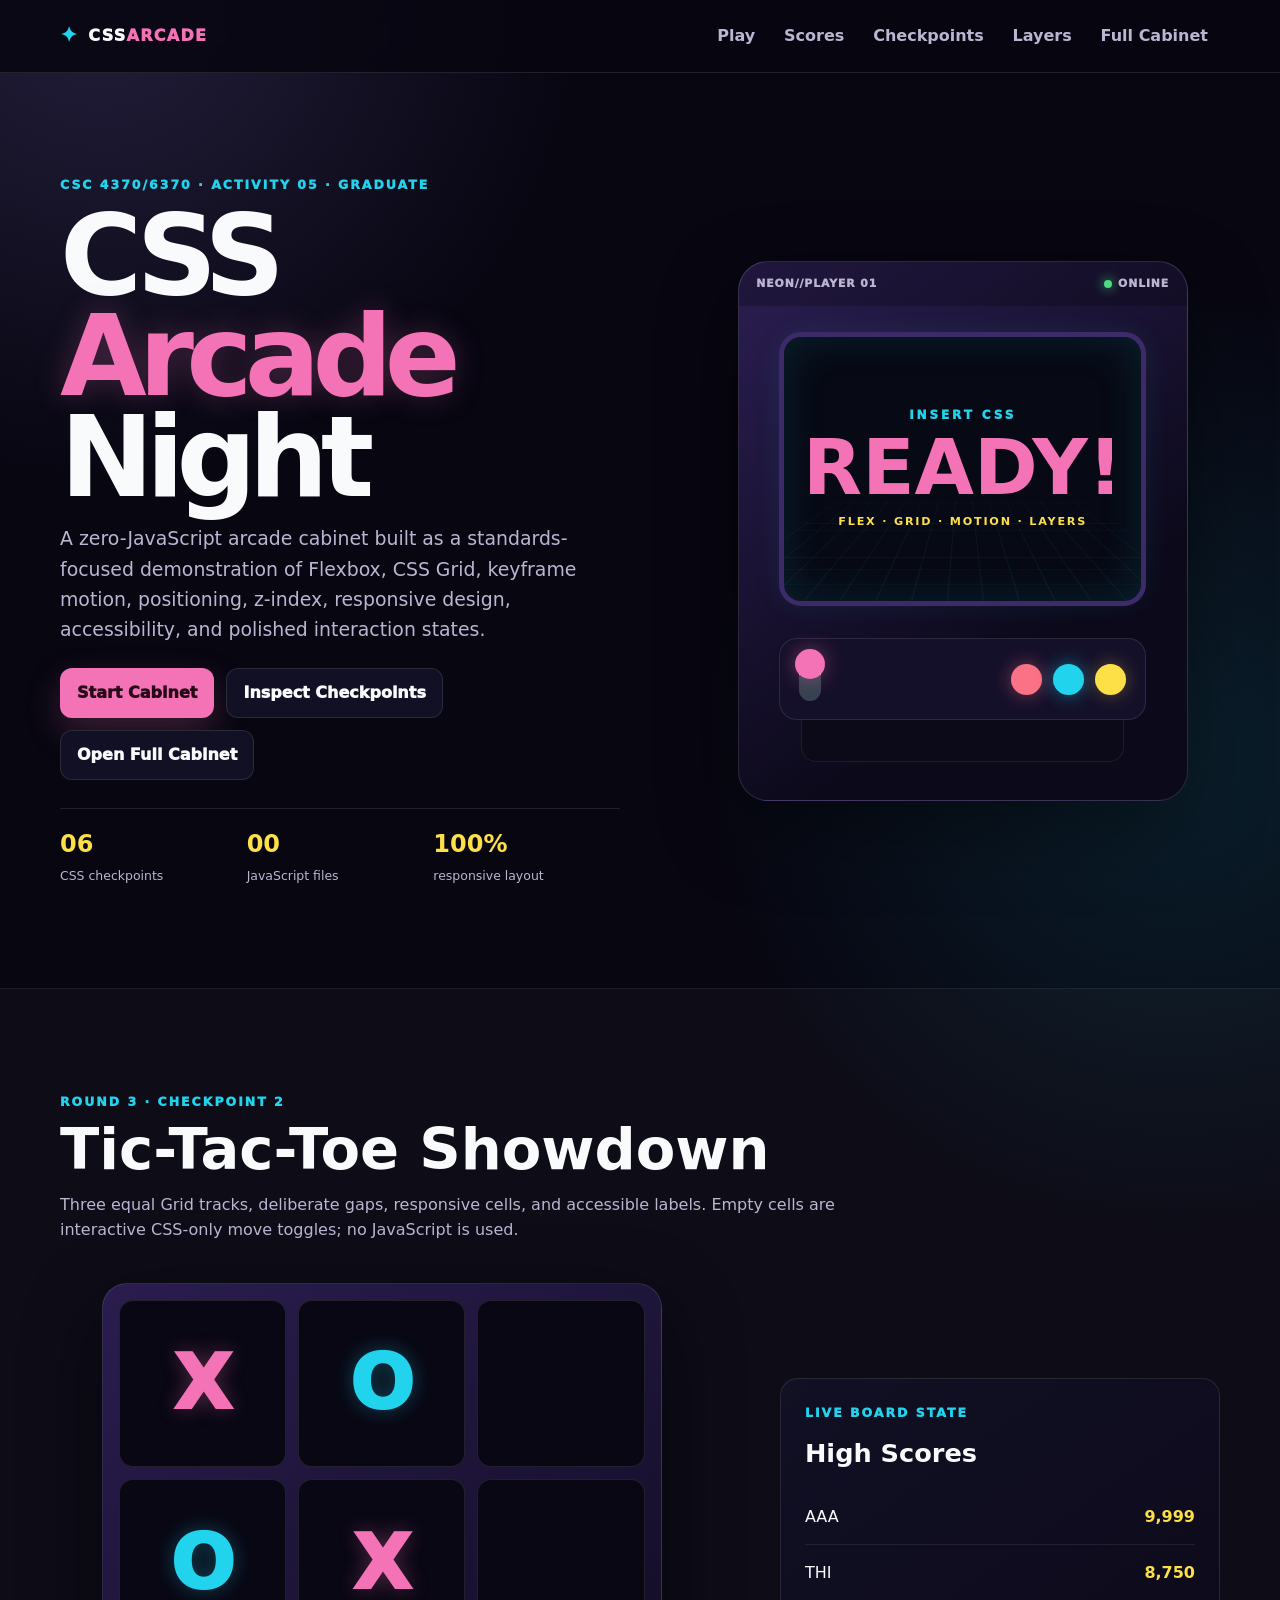
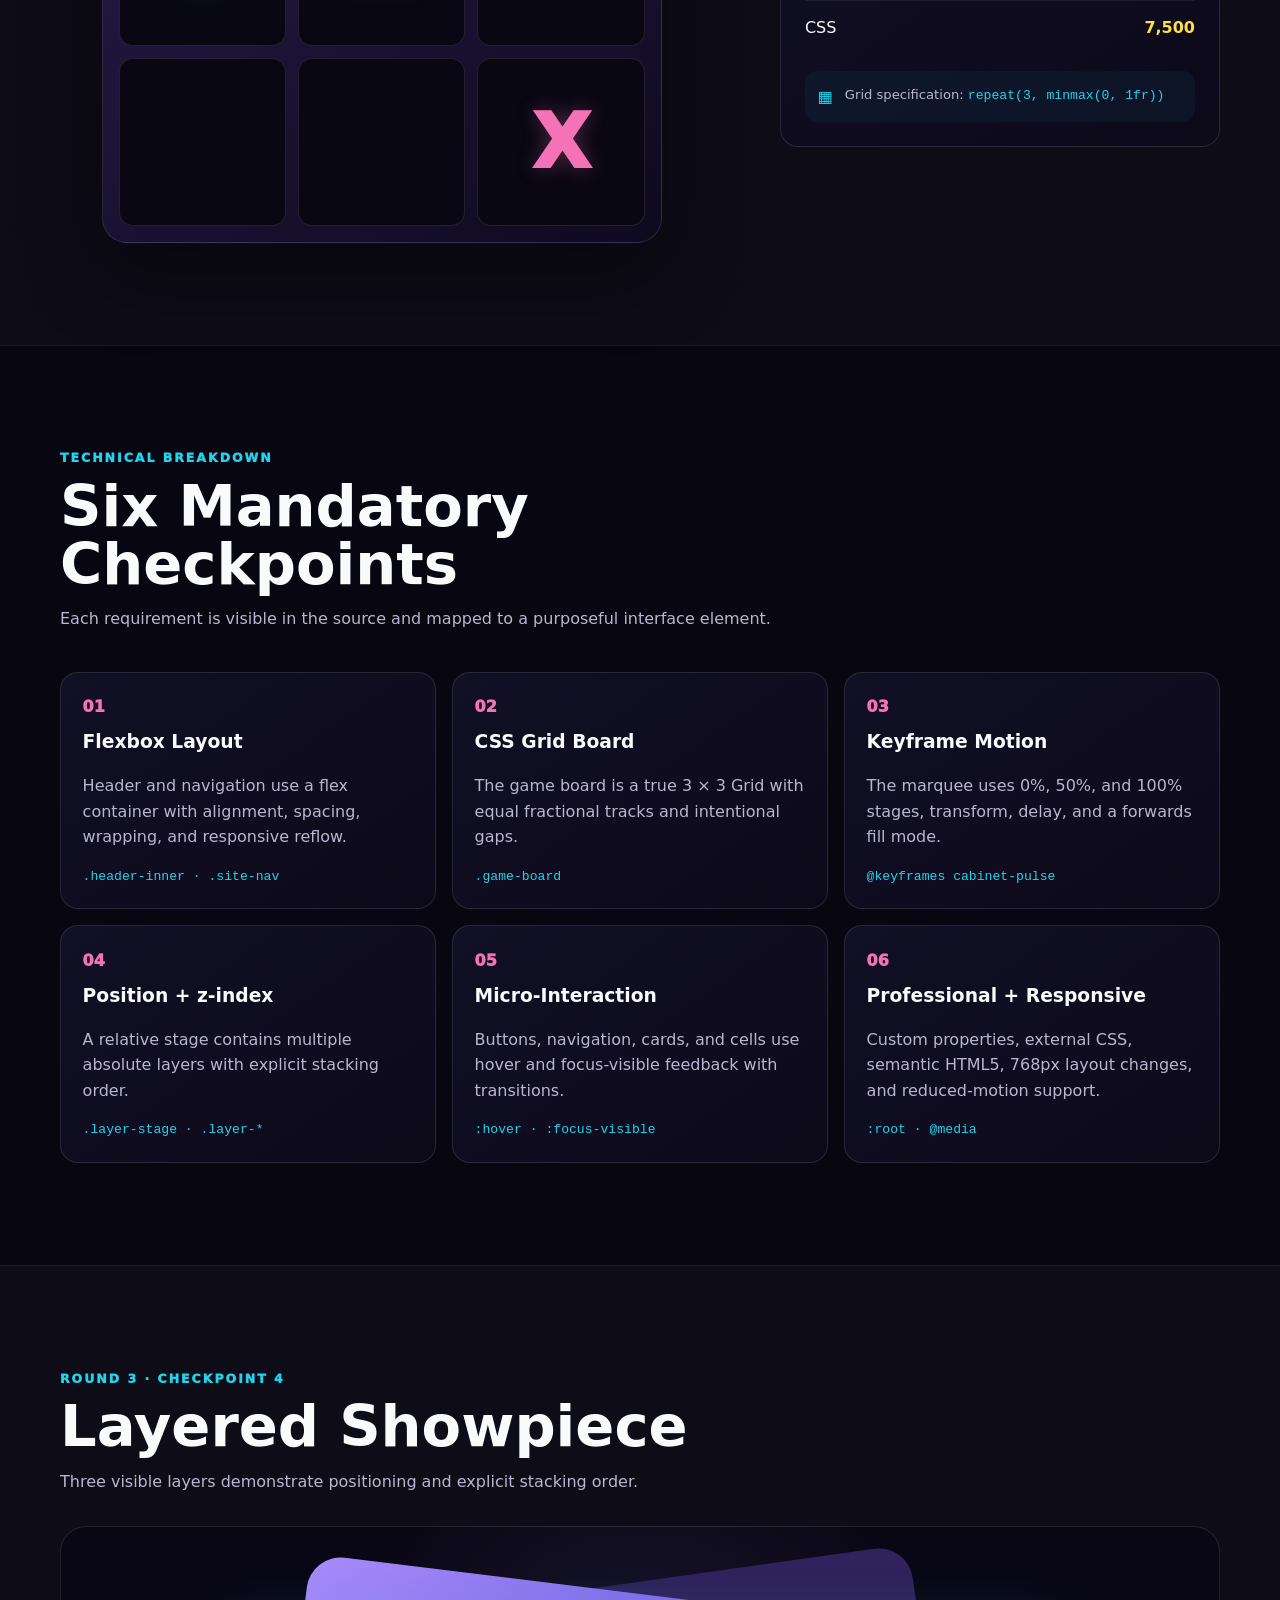
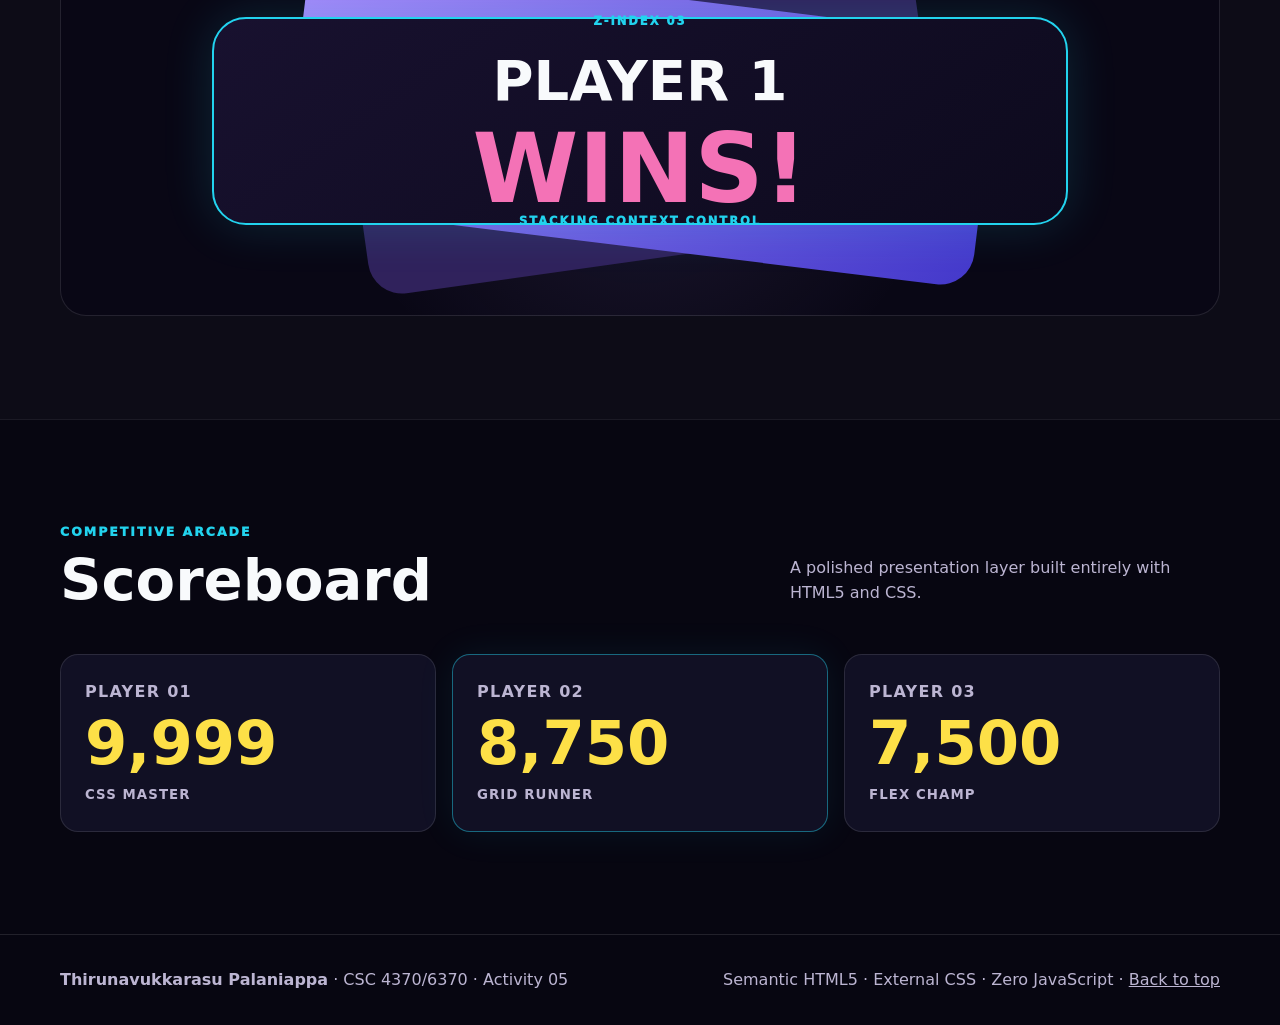
<file: index.html>
<!doctype html>
<html lang="en">
<head>
  <meta charset="utf-8">
  <meta name="viewport" content="width=device-width, initial-scale=1">
  <meta name="description" content="Graduate-level CSS Arcade Night Activity 05 demonstrating Flexbox, Grid, keyframe animation, positioning, z-index, accessibility and responsive CSS.">
  <title>CSS Arcade Night | Activity 05</title>
  <link rel="stylesheet" href="styles.css">
</head>
<body>
  <a class="skip-link" href="#main">Skip to content</a>

  <header class="site-header">
    <div class="container header-inner">
      <a class="brand" href="#top" aria-label="CSS Arcade Night home">
        <span class="brand-mark" aria-hidden="true">✦</span>
        <span>CSS<span>ARCADE</span></span>
      </a>
      <nav class="site-nav" aria-label="Primary navigation">
        <a href="#play">Play</a>
        <a href="#scores">Scores</a>
        <a href="#checkpoints">Checkpoints</a>
        <a href="#layers">Layers</a>
        <a href="tic-tac-toe-cabinet/index.html">Full Cabinet</a>
      </nav>
    </div>
  </header>

  <main id="main">
    <section id="top" class="hero section">
      <div class="container hero-grid">
        <div class="hero-copy">
          <p class="eyebrow">CSC 4370/6370 · Activity 05 · Graduate</p>
          <h1>CSS <span>Arcade</span> Night</h1>
          <p class="hero-lead">
            A zero-JavaScript arcade cabinet built as a standards-focused demonstration
            of Flexbox, CSS Grid, keyframe motion, positioning, z-index, responsive design,
            accessibility, and polished interaction states.
          </p>
          <div class="hero-actions">
            <a class="button button-primary" href="#play">Start Cabinet</a>
            <a class="button button-ghost" href="#checkpoints">Inspect Checkpoints</a>
            <a class="button button-ghost" href="tic-tac-toe-cabinet/index.html">Open Full Cabinet</a>
          </div>
          <div class="metrics" aria-label="Project highlights">
            <div><strong>06</strong><span>CSS checkpoints</span></div>
            <div><strong>00</strong><span>JavaScript files</span></div>
            <div><strong>100%</strong><span>responsive layout</span></div>
          </div>
        </div>

        <div class="arcade-shell" aria-label="CSS-only arcade cabinet illustration">
          <div class="cabinet-header">
            <span>NEON//PLAYER 01</span>
            <span class="status"><i aria-hidden="true"></i> ONLINE</span>
          </div>
          <div class="screen-frame">
            <div class="screen-grid" aria-hidden="true"></div>
            <div class="screen-content">
              <p class="screen-kicker">INSERT CSS</p>
              <h2 class="screen-title">READY!</h2>
              <p class="screen-subtitle">FLEX · GRID · MOTION · LAYERS</p>
            </div>
          </div>
          <div class="control-deck">
            <div class="joystick" aria-hidden="true"><span></span></div>
            <div class="arcade-buttons" aria-hidden="true">
              <span></span><span></span><span></span>
            </div>
          </div>
          <div class="cabinet-foot" aria-hidden="true"></div>
        </div>
      </div>
    </section>

    <section id="play" class="section section-alt" aria-labelledby="play-title">
      <div class="container">
        <div class="section-heading">
          <p class="eyebrow">Round 3 · Checkpoint 2</p>
          <h2 id="play-title">Tic-Tac-Toe Showdown</h2>
          <p>Three equal Grid tracks, deliberate gaps, responsive cells, and accessible labels. Empty cells are interactive CSS-only move toggles; no JavaScript is used.</p>
        </div>

        <div class="play-layout">
          <div class="board-wrap">
            <div class="board-glow" aria-hidden="true"></div>
            <div class="game-board" role="group" aria-label="Tic-tac-toe CSS interaction demo">
              <div class="cell x" role="gridcell" aria-label="Row 1 column 1: X">X</div>
              <div class="cell o" role="gridcell" aria-label="Row 1 column 2: O">O</div>
              <span class="cell-slot"><input class="move-toggle" type="checkbox" id="main-c3">
              <label class="cell cell-toggle" for="main-c3" aria-label="Row 1 column 3: toggle X move"></label></span>
              <div class="cell o" role="gridcell" aria-label="Row 2 column 1: O">O</div>
              <div class="cell x" role="gridcell" aria-label="Row 2 column 2: X">X</div>
              <span class="cell-slot"><input class="move-toggle" type="checkbox" id="main-c6">
              <label class="cell cell-toggle" for="main-c6" aria-label="Row 2 column 3: toggle X move"></label></span>
              <span class="cell-slot"><input class="move-toggle" type="checkbox" id="main-c7">
              <label class="cell cell-toggle" for="main-c7" aria-label="Row 3 column 1: toggle X move"></label></span>
              <span class="cell-slot"><input class="move-toggle" type="checkbox" id="main-c8">
              <label class="cell cell-toggle" for="main-c8" aria-label="Row 3 column 2: toggle X move"></label></span>
              <div class="cell x" role="gridcell" aria-label="Row 3 column 3: X">X</div>
            </div>
          </div>

          <aside class="score-panel" aria-labelledby="score-title">
            <p class="eyebrow">Live board state</p>
            <h3 id="score-title">High Scores</h3>
            <ol>
              <li><span>AAA</span><strong>9,999</strong></li>
              <li><span>THI</span><strong>8,750</strong></li>
              <li><span>CSS</span><strong>7,500</strong></li>
            </ol>
            <div class="panel-note">
              <span aria-hidden="true">▦</span>
              <p>Grid specification: <code>repeat(3, minmax(0, 1fr))</code></p>
            </div>
          </aside>
        </div>
      </div>
    </section>

    <section id="checkpoints" class="section" aria-labelledby="checkpoint-title">
      <div class="container">
        <div class="section-heading">
          <p class="eyebrow">Technical breakdown</p>
          <h2 id="checkpoint-title">Six Mandatory Checkpoints</h2>
          <p>Each requirement is visible in the source and mapped to a purposeful interface element.</p>
        </div>

        <div class="checkpoint-grid">
          <article class="checkpoint-card">
            <span class="number">01</span>
            <h3>Flexbox Layout</h3>
            <p>Header and navigation use a flex container with alignment, spacing, wrapping, and responsive reflow.</p>
            <code>.header-inner · .site-nav</code>
          </article>
          <article class="checkpoint-card">
            <span class="number">02</span>
            <h3>CSS Grid Board</h3>
            <p>The game board is a true 3 × 3 Grid with equal fractional tracks and intentional gaps.</p>
            <code>.game-board</code>
          </article>
          <article class="checkpoint-card">
            <span class="number">03</span>
            <h3>Keyframe Motion</h3>
            <p>The marquee uses 0%, 50%, and 100% stages, transform, delay, and a forwards fill mode.</p>
            <code>@keyframes cabinet-pulse</code>
          </article>
          <article class="checkpoint-card">
            <span class="number">04</span>
            <h3>Position + z-index</h3>
            <p>A relative stage contains multiple absolute layers with explicit stacking order.</p>
            <code>.layer-stage · .layer-*</code>
          </article>
          <article class="checkpoint-card">
            <span class="number">05</span>
            <h3>Micro-Interaction</h3>
            <p>Buttons, navigation, cards, and cells use hover and focus-visible feedback with transitions.</p>
            <code>:hover · :focus-visible</code>
          </article>
          <article class="checkpoint-card">
            <span class="number">06</span>
            <h3>Professional + Responsive</h3>
            <p>Custom properties, external CSS, semantic HTML5, 768px layout changes, and reduced-motion support.</p>
            <code>:root · @media</code>
          </article>
        </div>
      </div>
    </section>

    <section id="layers" class="section section-alt" aria-labelledby="layers-title">
      <div class="container">
        <div class="section-heading">
          <p class="eyebrow">Round 3 · Checkpoint 4</p>
          <h2 id="layers-title">Layered Showpiece</h2>
          <p>Three visible layers demonstrate positioning and explicit stacking order.</p>
        </div>

        <div class="layer-stage" aria-label="Layered CSS composition">
          <div class="layer layer-back" aria-hidden="true"></div>
          <div class="layer layer-mid" aria-hidden="true"></div>
          <div class="layer layer-front">
            <span class="layer-label">Z-INDEX 03</span>
            <strong>PLAYER 1</strong>
            <b>WINS!</b>
            <small>STACKING CONTEXT CONTROL</small>
          </div>
        </div>
      </div>
    </section>

    <section id="scores" class="section" aria-labelledby="scores-title">
      <div class="container">
        <div class="split">
          <div>
            <p class="eyebrow">Competitive arcade</p>
            <h2 id="scores-title">Scoreboard</h2>
          </div>
          <p class="muted">A polished presentation layer built entirely with HTML5 and CSS.</p>
        </div>

        <div class="score-grid">
          <article class="score-card"><span>PLAYER 01</span><strong>9,999</strong><small>CSS MASTER</small></article>
          <article class="score-card featured"><span>PLAYER 02</span><strong>8,750</strong><small>GRID RUNNER</small></article>
          <article class="score-card"><span>PLAYER 03</span><strong>7,500</strong><small>FLEX CHAMP</small></article>
        </div>
      </div>
    </section>
  </main>

  <footer class="site-footer">
    <div class="container footer-inner">
      <p><strong>Thirunavukkarasu Palaniappa</strong> · CSC 4370/6370 · Activity 05</p>
      <p>Semantic HTML5 · External CSS · Zero JavaScript · <a href="#top">Back to top</a></p>
    </div>
  </footer>
</body>
</html>
</file>
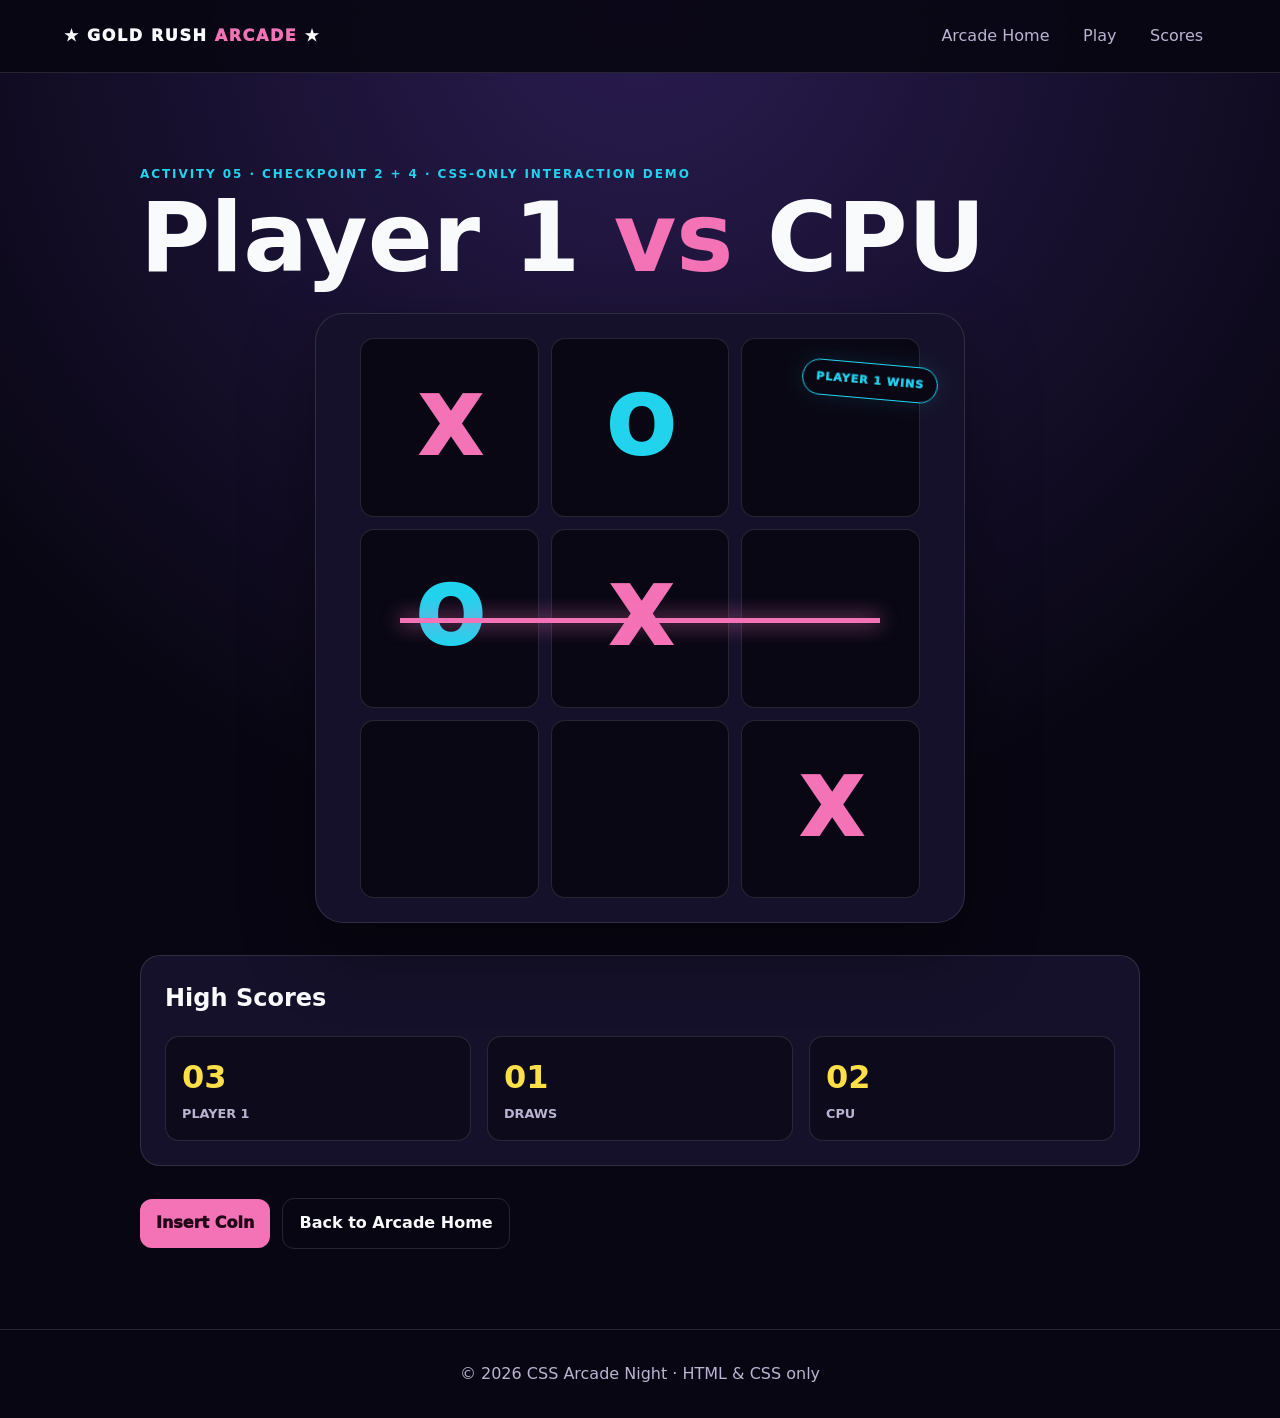
<file: tic-tac-toe-cabinet/index.html>
<!doctype html>
<html lang="en">
<head>
  <meta charset="utf-8">
  <meta name="viewport" content="width=device-width, initial-scale=1">
  <meta name="description" content="Activity 05 standalone Tic-Tac-Toe cabinet demonstrating CSS Grid and z-index.">
  <title>Neon Gold Rush | Tic-Tac-Toe Cabinet</title>
  <link rel="stylesheet" href="styles.css">
</head>
<body>
  <a class="skip-link" href="#play">Skip to game</a>
  <header class="marquee">
    <div class="brand">★ GOLD RUSH <span>ARCADE</span> ★</div>
    <nav aria-label="Cabinet menu">
      <a href="../index.html">Arcade Home</a>
      <a href="#play">Play</a>
      <a href="#scores">Scores</a>
    </nav>
  </header>

  <main class="cabinet">
    <section id="play" aria-labelledby="title">
      <p class="eyebrow">Activity 05 · Checkpoint 2 + 4 · CSS-only interaction demo</p>
      <h1 id="title">Player 1 <span>vs</span> CPU</h1>
      <div class="stage">
        <div class="board" role="group" aria-label="Tic-tac-toe CSS interaction demo">
          <div class="cell x" role="gridcell" aria-label="Row 1 column 1: X">X</div>
          <div class="cell o" role="gridcell" aria-label="Row 1 column 2: O">O</div>
          <span class="cell-slot"><input class="move-toggle" type="checkbox" id="c3">
          <label class="cell cell-toggle" for="c3" aria-label="Row 1 column 3: toggle X move"></label></span>
          <div class="cell o" role="gridcell" aria-label="Row 2 column 1: O">O</div>
          <div class="cell x" role="gridcell" aria-label="Row 2 column 2: X">X</div>
          <span class="cell-slot"><input class="move-toggle" type="checkbox" id="c6">
          <label class="cell cell-toggle" for="c6" aria-label="Row 2 column 3: toggle X move"></label></span>
          <span class="cell-slot"><input class="move-toggle" type="checkbox" id="c7">
          <label class="cell cell-toggle" for="c7" aria-label="Row 3 column 1: toggle X move"></label></span>
          <span class="cell-slot"><input class="move-toggle" type="checkbox" id="c8">
          <label class="cell cell-toggle" for="c8" aria-label="Row 3 column 2: toggle X move"></label></span>
          <div class="cell x" role="gridcell" aria-label="Row 3 column 3: X">X</div>
        </div>
        <div class="win-line" aria-hidden="true"></div>
        <div class="badge">PLAYER 1 WINS</div>
      </div>
    </section>

    <section id="scores" class="scoreboard" aria-labelledby="scores-title">
      <h2 id="scores-title">High Scores</h2>
      <div class="score-grid">
        <div><strong>03</strong><span>PLAYER 1</span></div>
        <div><strong>01</strong><span>DRAWS</span></div>
        <div><strong>02</strong><span>CPU</span></div>
      </div>
    </section>
    <div class="actions"><a class="coin-btn" href="#play">Insert Coin</a><a class="home-btn" href="../index.html">Back to Arcade Home</a></div>
  </main>

  <footer>© 2026 CSS Arcade Night · HTML &amp; CSS only</footer>
</body>
</html>
</file>
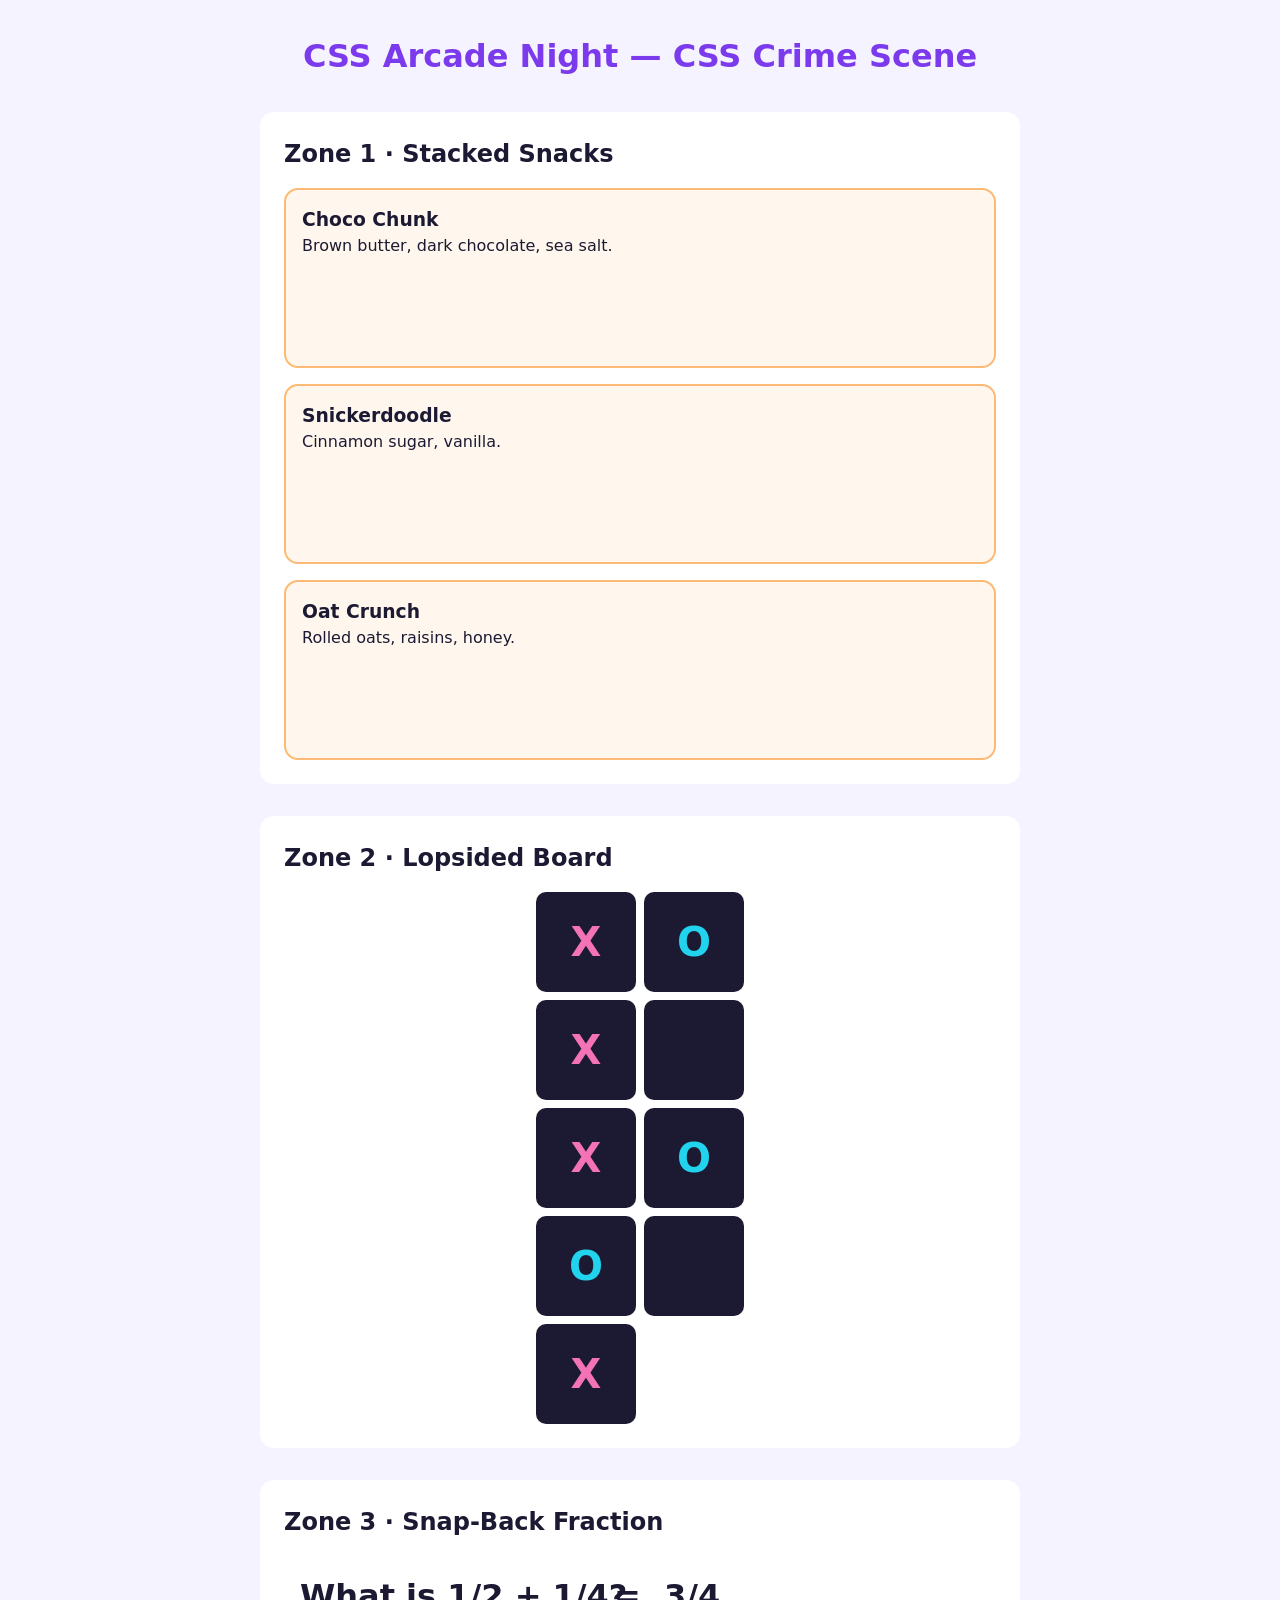
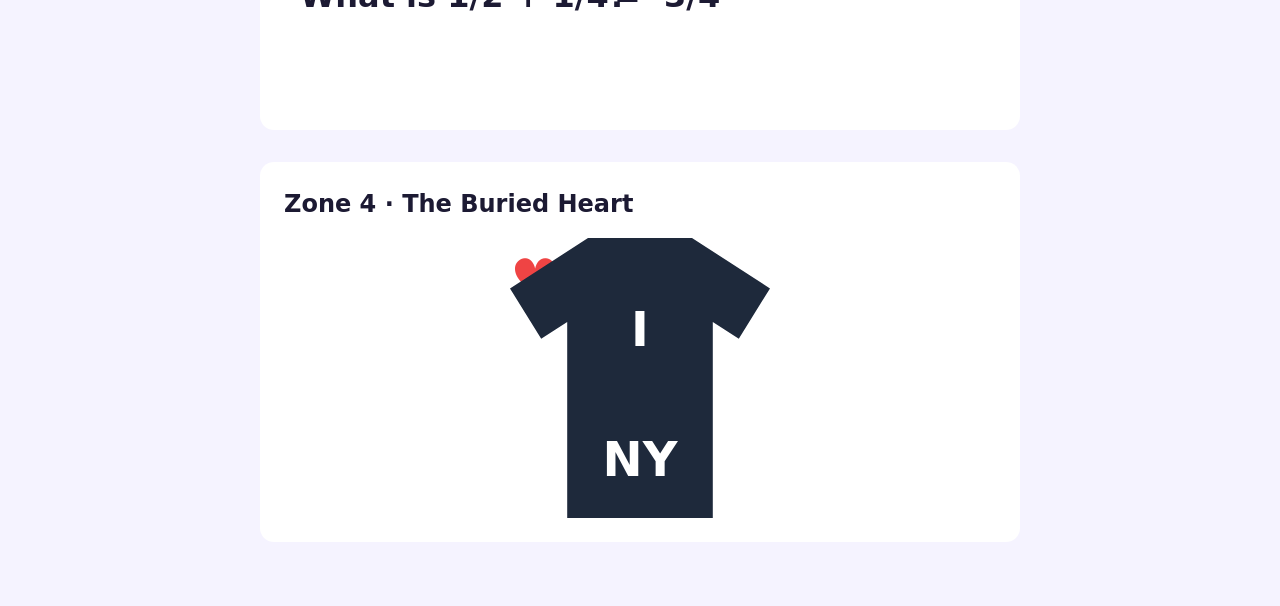
<file: css_arcade_broken.html>
<!doctype html>
<html lang="en">
<head>
  <meta charset="utf-8">
  <meta name="viewport" content="width=device-width, initial-scale=1">
  <title>CSS Arcade Night — Round 2 Crime Scene</title>
  <style>
    :root { --ink:#1c1a33; --brand:#7c3aed; --accent:#ef4444; --paper:#f5f3ff; --radius:14px; }
    *, *::before, *::after { box-sizing:border-box; margin:0; padding:0; }
    body { font-family:system-ui,sans-serif; background:var(--paper); color:var(--ink); padding:2rem; line-height:1.5; }
    h1 { text-align:center; margin-bottom:2rem; color:var(--brand); }
    .zone { background:#fff; border-radius:var(--radius); padding:1.5rem; margin:0 auto 2rem; max-width:760px; }
    .zone h2 { margin-bottom:1rem; }
    /* BUG #1: flex direction */
    .recipe-row { display:flex; flex-direction:column; justify-content:space-between; gap:1rem; }
    .recipe-card { flex:1 1 180px; background:#fff7ed; border:2px solid #fdba74; border-radius:var(--radius); padding:1rem; }
    /* BUG #2: only two grid columns */
    .board { display:grid; grid-template-columns:100px 100px; grid-auto-rows:100px; gap:8px; justify-content:center; }
    .cell { display:flex; align-items:center; justify-content:center; background:var(--ink); color:#fff; font-size:2.5rem; font-weight:800; border-radius:10px; }
    .cell.x { color:#f472b6; } .cell.o { color:#22d3ee; }
    .math-stage { position:relative; height:150px; overflow:hidden; font-size:2rem; font-weight:700; }
    .question { position:absolute; left:1rem; top:1rem; }
    .equals { position:absolute; left:330px; top:1rem; }
    /* BUG #3: no backwards/both fill mode during delay */
    #answer { position:absolute; left:380px; top:1rem; animation:moveFraction 3s ease-in-out 1s; }
    @keyframes moveFraction {
      0% { color:#eab308; transform:translate(-355px,60px); }
      50% { transform:translate(0,60px); }
      100% { color:var(--accent); transform:translate(0,0); }
    }
    .shirt-wrap { position:relative; width:260px; height:280px; margin:0 auto; }
    .shirt { position:absolute; inset:0; z-index:1; background:#1e293b; clip-path:polygon(30% 0,70% 0,100% 18%,88% 36%,78% 30%,78% 100%,22% 100%,22% 30%,12% 36%,0 18%); }
    .word { position:absolute; z-index:10; left:0; right:0; text-align:center; color:#fff; font-size:3rem; font-weight:900; }
    .first { top:55px; } .last { top:185px; }
    /* BUG #4: position missing */
    .heart { top:110px; left:0; right:0; text-align:center; z-index:10; color:var(--accent); font-size:3.5rem; }
  </style>
</head>
<body>
  <h1>CSS Arcade Night — CSS Crime Scene</h1>
  <main>
    <section class="zone" aria-labelledby="zone1"><h2 id="zone1">Zone 1 · Stacked Snacks</h2>
      <div class="recipe-row">
        <article class="recipe-card"><h3>Choco Chunk</h3><p>Brown butter, dark chocolate, sea salt.</p></article>
        <article class="recipe-card"><h3>Snickerdoodle</h3><p>Cinnamon sugar, vanilla.</p></article>
        <article class="recipe-card"><h3>Oat Crunch</h3><p>Rolled oats, raisins, honey.</p></article>
      </div>
    </section>
    <section class="zone" aria-labelledby="zone2"><h2 id="zone2">Zone 2 · Lopsided Board</h2>
      <div class="board"><div class="cell x">X</div><div class="cell o">O</div><div class="cell x">X</div><div class="cell"></div><div class="cell x">X</div><div class="cell o">O</div><div class="cell o">O</div><div class="cell"></div><div class="cell x">X</div></div>
    </section>
    <section class="zone" aria-labelledby="zone3"><h2 id="zone3">Zone 3 · Snap-Back Fraction</h2>
      <div class="math-stage"><span class="question">What is 1/2 + 1/4?</span><span class="equals">=</span><span id="answer">3/4</span></div>
    </section>
    <section class="zone" aria-labelledby="zone4"><h2 id="zone4">Zone 4 · The Buried Heart</h2>
      <div class="shirt-wrap"><div class="shirt" aria-hidden="true"></div><span class="word first">I</span><span class="heart">&hearts;</span><span class="word last">NY</span></div>
    </section>
  </main>
</body>
</html>
</file>
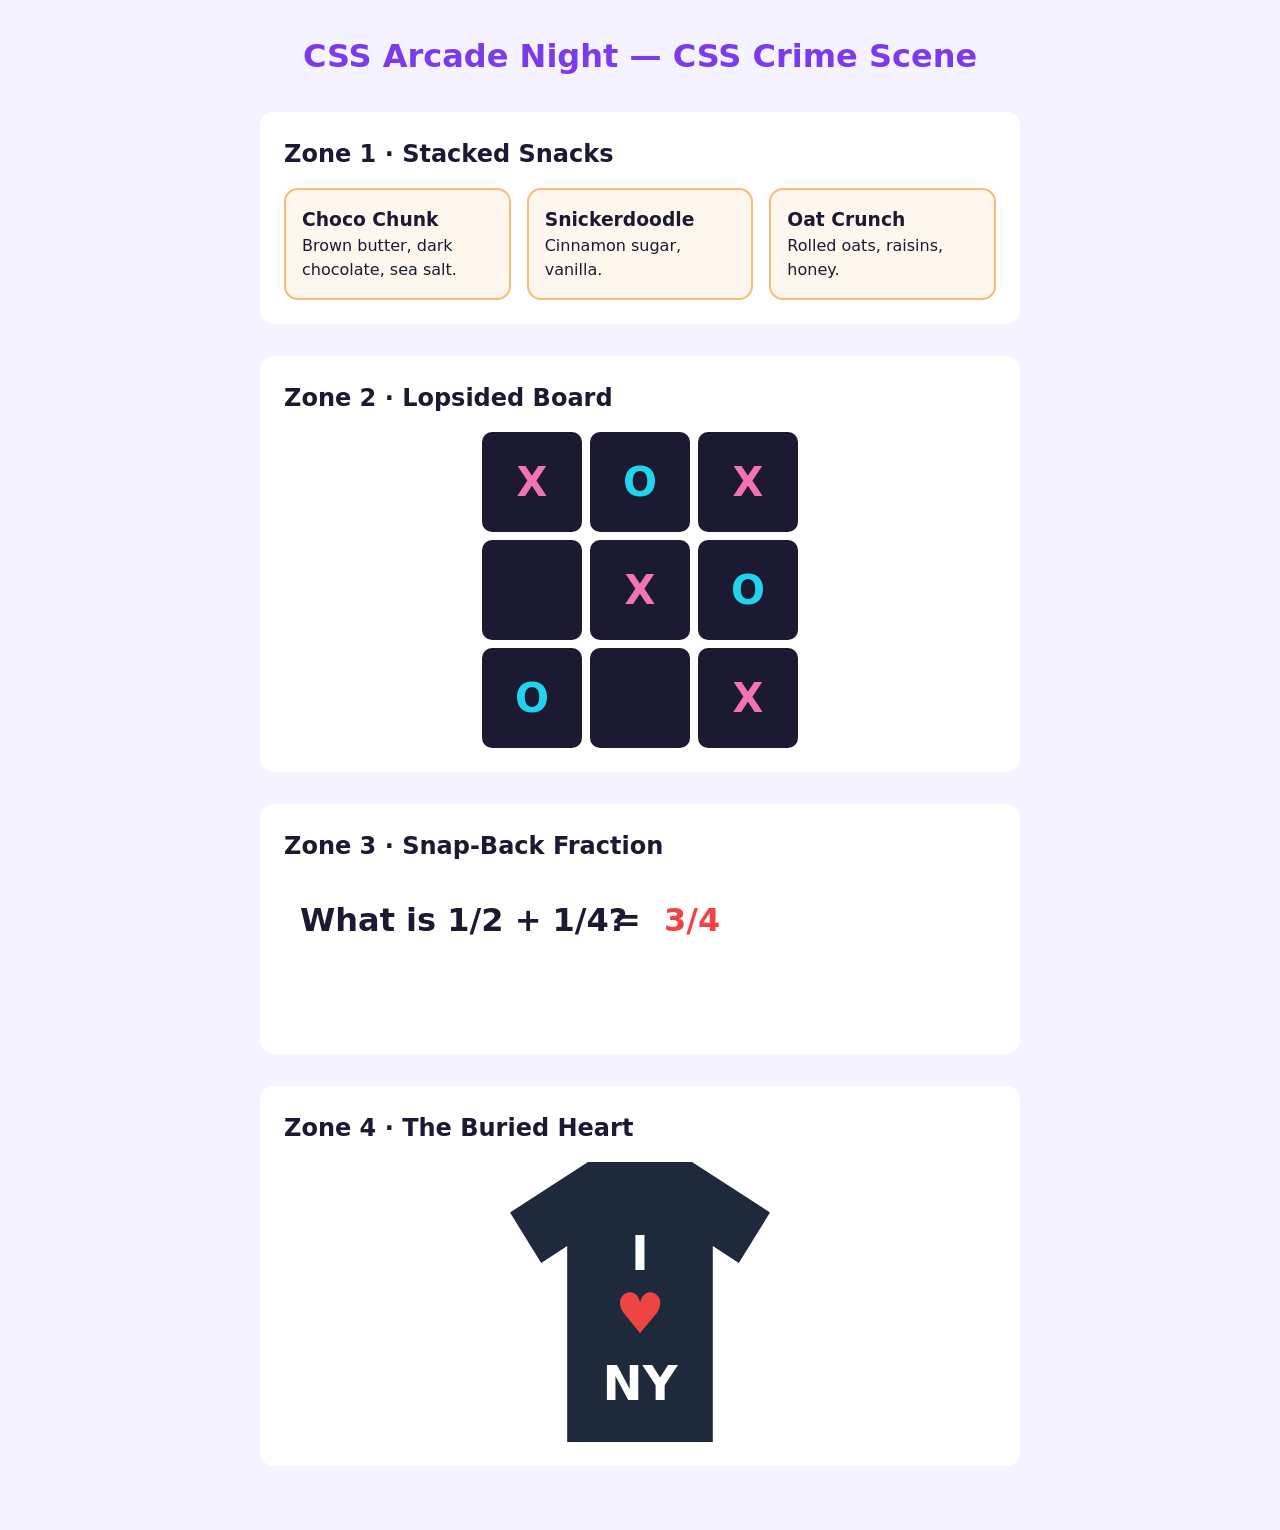
<file: css_arcade_fixed.html>
<!doctype html>
<html lang="en">
<head>
  <meta charset="utf-8">
  <meta name="viewport" content="width=device-width, initial-scale=1">
  <title>CSS Arcade Night — Round 2 Crime Scene</title>
  <style>
    :root { --ink:#1c1a33; --brand:#7c3aed; --accent:#ef4444; --paper:#f5f3ff; --radius:14px; }
    *, *::before, *::after { box-sizing:border-box; margin:0; padding:0; }
    body { font-family:system-ui,sans-serif; background:var(--paper); color:var(--ink); padding:2rem; line-height:1.5; }
    h1 { text-align:center; margin-bottom:2rem; color:var(--brand); }
    .zone { background:#fff; border-radius:var(--radius); padding:1.5rem; margin:0 auto 2rem; max-width:760px; }
    .zone h2 { margin-bottom:1rem; }
    /* BUG #1: flex direction */
    .recipe-row { display:flex; flex-direction:row; flex-wrap:wrap; justify-content:space-between; gap:1rem; }
    .recipe-card { flex:1 1 180px; background:#fff7ed; border:2px solid #fdba74; border-radius:var(--radius); padding:1rem; }
    /* BUG #2: only two grid columns */
    .board { display:grid; grid-template-columns:repeat(3, 100px); grid-auto-rows:100px; gap:8px; justify-content:center; }
    .cell { display:flex; align-items:center; justify-content:center; background:var(--ink); color:#fff; font-size:2.5rem; font-weight:800; border-radius:10px; }
    .cell.x { color:#f472b6; } .cell.o { color:#22d3ee; }
    .math-stage { position:relative; height:150px; overflow:hidden; font-size:2rem; font-weight:700; }
    .question { position:absolute; left:1rem; top:1rem; }
    .equals { position:absolute; left:330px; top:1rem; }
    /* BUG #3: no backwards/both fill mode during delay */
    #answer { position:absolute; left:380px; top:1rem; animation:moveFraction 3s ease-in-out 1s both; }
    @keyframes moveFraction {
      0% { color:#eab308; transform:translate(-355px,60px); }
      50% { transform:translate(0,60px); }
      100% { color:var(--accent); transform:translate(0,0); }
    }
    .shirt-wrap { position:relative; width:260px; height:280px; margin:0 auto; }
    .shirt { position:absolute; inset:0; z-index:1; background:#1e293b; clip-path:polygon(30% 0,70% 0,100% 18%,88% 36%,78% 30%,78% 100%,22% 100%,22% 30%,12% 36%,0 18%); }
    .word { position:absolute; z-index:10; left:0; right:0; text-align:center; color:#fff; font-size:3rem; font-weight:900; }
    .first { top:55px; } .last { top:185px; }
    /* FIX #4: absolute positioning makes top/left/right/z-index effective */
    .heart { position:absolute; top:110px; left:0; right:0; text-align:center; z-index:10; color:var(--accent); font-size:3.5rem; }
  </style>
</head>
<body>
  <h1>CSS Arcade Night — CSS Crime Scene</h1>
  <main>
    <section class="zone" aria-labelledby="zone1"><h2 id="zone1">Zone 1 · Stacked Snacks</h2>
      <div class="recipe-row">
        <article class="recipe-card"><h3>Choco Chunk</h3><p>Brown butter, dark chocolate, sea salt.</p></article>
        <article class="recipe-card"><h3>Snickerdoodle</h3><p>Cinnamon sugar, vanilla.</p></article>
        <article class="recipe-card"><h3>Oat Crunch</h3><p>Rolled oats, raisins, honey.</p></article>
      </div>
    </section>
    <section class="zone" aria-labelledby="zone2"><h2 id="zone2">Zone 2 · Lopsided Board</h2>
      <div class="board"><div class="cell x">X</div><div class="cell o">O</div><div class="cell x">X</div><div class="cell"></div><div class="cell x">X</div><div class="cell o">O</div><div class="cell o">O</div><div class="cell"></div><div class="cell x">X</div></div>
    </section>
    <section class="zone" aria-labelledby="zone3"><h2 id="zone3">Zone 3 · Snap-Back Fraction</h2>
      <div class="math-stage"><span class="question">What is 1/2 + 1/4?</span><span class="equals">=</span><span id="answer">3/4</span></div>
    </section>
    <section class="zone" aria-labelledby="zone4"><h2 id="zone4">Zone 4 · The Buried Heart</h2>
      <div class="shirt-wrap"><div class="shirt" aria-hidden="true"></div><span class="word first">I</span><span class="heart">&hearts;</span><span class="word last">NY</span></div>
    </section>
  </main>
</body>
</html>
</file>
<file: styles.css>
:root {
  --bg: #070611;
  --surface: #111024;
  --surface-2: #17132f;
  --surface-3: #241b49;
  --ink: #f8fafc;
  --muted: #bcb5d2;
  --pink: #f472b6;
  --cyan: #22d3ee;
  --violet: #a78bfa;
  --yellow: #fde047;
  --red: #fb7185;
  --green: #4ade80;
  --line: rgba(255, 255, 255, .11);
  --radius: 18px;
  --max: 1160px;
  --shadow: 0 28px 80px rgba(0, 0, 0, .38);
}

*, *::before, *::after { box-sizing: border-box; }

html {
  scroll-behavior: smooth;
  scroll-padding-top: 88px;
}

body {
  margin: 0;
  color: var(--ink);
  background:
    radial-gradient(circle at 8% 0%, rgba(167,139,250,.18), transparent 30rem),
    radial-gradient(circle at 92% 18%, rgba(34,211,238,.12), transparent 30rem),
    var(--bg);
  font-family: Inter, ui-sans-serif, system-ui, -apple-system, "Segoe UI", sans-serif;
  line-height: 1.6;
}

a { color: inherit; }
button { font: inherit; }
code { color: var(--cyan); }

a:focus-visible,
button:focus-visible {
  outline: 3px solid var(--yellow);
  outline-offset: 4px;
}

.skip-link {
  position: fixed;
  z-index: 100;
  left: 1rem;
  top: -5rem;
  padding: .7rem 1rem;
  border-radius: 10px;
  background: var(--yellow);
  color: #15100a;
  font-weight: 900;
  text-decoration: none;
}
.skip-link:focus { top: 1rem; }

.container {
  width: min(var(--max), calc(100% - 2rem));
  margin-inline: auto;
}

.site-header {
  position: sticky;
  z-index: 50;
  top: 0;
  border-bottom: 1px solid var(--line);
  background: rgba(7,6,17,.88);
  backdrop-filter: blur(14px);
}

.header-inner {
  min-height: 72px;
  display: flex;
  align-items: center;
  justify-content: space-between;
  gap: 1rem;
}

.brand {
  display: inline-flex;
  align-items: center;
  gap: .6rem;
  color: var(--ink);
  text-decoration: none;
  font-weight: 950;
  letter-spacing: .08em;
}
.brand span span { color: var(--pink); }
.brand-mark { color: var(--cyan); font-size: 1.3rem; }

.site-nav {
  display: flex;
  align-items: center;
  justify-content: flex-end;
  flex-wrap: wrap;
  gap: .3rem;
}
.site-nav a {
  padding: .5rem .75rem;
  border-radius: 999px;
  color: var(--muted);
  text-decoration: none;
  font-weight: 800;
  transition: transform .2s ease, color .2s ease, background-color .2s ease;
}
.site-nav a:hover,
.site-nav a:focus-visible {
  transform: translateY(-2px);
  color: var(--ink);
  background: var(--surface-2);
}

.section { padding: clamp(4rem, 8vw, 7rem) 0; }
.section-alt {
  border-block: 1px solid rgba(255,255,255,.06);
  background: rgba(255,255,255,.025);
}

.hero { min-height: calc(100vh - 72px); display: grid; align-items: center; }
.hero-grid {
  display: grid;
  grid-template-columns: minmax(0, 1.05fr) minmax(300px, .95fr);
  align-items: center;
  gap: clamp(2rem, 6vw, 6rem);
}
.eyebrow {
  margin: 0 0 .6rem;
  color: var(--cyan);
  font-size: .78rem;
  font-weight: 950;
  letter-spacing: .16em;
  text-transform: uppercase;
}
.hero h1 {
  margin: 0 0 1rem;
  font-size: clamp(3.6rem, 9vw, 7rem);
  line-height: .9;
  letter-spacing: -.07em;
}
.hero h1 span {
  color: var(--pink);
  text-shadow: 0 0 30px rgba(244,114,182,.25);
}
.hero-lead {
  max-width: 720px;
  margin: 0;
  color: var(--muted);
  font-size: clamp(1rem, 2vw, 1.18rem);
}
.hero-actions {
  display: flex;
  flex-wrap: wrap;
  gap: .75rem;
  margin: 1.5rem 0;
}
.button {
  display: inline-flex;
  min-height: 46px;
  align-items: center;
  justify-content: center;
  padding: .7rem 1rem;
  border-radius: 12px;
  border: 1px solid transparent;
  font-weight: 950;
  text-decoration: none;
  transition: transform .2s ease, box-shadow .2s ease, background-color .2s ease;
}
.button:hover,
.button:focus-visible { transform: translateY(-3px); }
.button-primary {
  background: var(--pink);
  color: #260817;
  box-shadow: 0 14px 36px rgba(244,114,182,.22);
}
.button-ghost {
  border-color: var(--line);
  background: var(--surface);
}

.metrics {
  display: grid;
  grid-template-columns: repeat(3, minmax(0, 1fr));
  max-width: 560px;
  border-top: 1px solid var(--line);
  margin-top: 1.75rem;
  padding-top: 1rem;
}
.metrics div { display: grid; gap: .15rem; }
.metrics strong { font-size: 1.5rem; color: var(--yellow); }
.metrics span { color: var(--muted); font-size: .78rem; }

/* Checkpoint 4: positioned parent + explicit z-index layers */
.arcade-shell {
  position: relative;
  width: min(100%, 450px);
  min-height: 540px;
  margin-inline: auto;
  overflow: hidden;
  border: 1px solid rgba(255,255,255,.12);
  border-radius: 30px;
  background: linear-gradient(145deg, #2b1e52, #0c091a 70%);
  box-shadow: var(--shadow);
}
.cabinet-header {
  position: absolute;
  z-index: 4;
  inset: 0 0 auto;
  min-height: 44px;
  display: flex;
  align-items: center;
  justify-content: space-between;
  gap: 1rem;
  padding: 0 1.1rem;
  background: rgba(0,0,0,.24);
  color: var(--muted);
  font-size: .68rem;
  font-weight: 950;
  letter-spacing: .08em;
}
.status { display: inline-flex; align-items: center; gap: .4rem; }
.status i { width: 8px; height: 8px; border-radius: 50%; background: var(--green); box-shadow: 0 0 12px var(--green); }

.screen-frame {
  position: absolute;
  z-index: 2;
  left: 9%;
  right: 9%;
  top: 13%;
  height: 51%;
  overflow: hidden;
  display: grid;
  place-items: center;
  border: 5px solid #3c2a69;
  border-radius: 22px;
  background: #070914;
  box-shadow: inset 0 0 45px rgba(34,211,238,.12), 0 0 28px rgba(34,211,238,.08);
}
.screen-grid {
  position: absolute;
  inset: 0;
  background:
    linear-gradient(rgba(34,211,238,.07) 1px, transparent 1px),
    linear-gradient(90deg, rgba(34,211,238,.07) 1px, transparent 1px);
  background-size: 24px 24px;
  transform: perspective(300px) rotateX(58deg) scale(1.5);
  transform-origin: bottom;
}
.screen-content {
  position: relative;
  z-index: 2;
  text-align: center;
}
.screen-kicker { margin: 0 0 .5rem; color: var(--cyan); font-size: .75rem; font-weight: 950; letter-spacing: .24em; }
.screen-title {
  margin: 0;
  color: var(--pink);
  font-size: clamp(2.8rem, 8vw, 4.8rem);
  line-height: .9;
  animation: cabinet-pulse 3s ease-in-out .7s both;
}
.screen-subtitle { margin: .7rem 0 0; color: var(--yellow); font-size: .7rem; font-weight: 900; letter-spacing: .16em; }

.control-deck {
  position: absolute;
  z-index: 3;
  left: 9%;
  right: 9%;
  top: 70%;
  height: 82px;
  display: flex;
  align-items: center;
  justify-content: flex-end;
  gap: 1rem;
  padding: 0 1.2rem;
  border: 1px solid rgba(255,255,255,.1);
  border-radius: 18px;
  background: #15102a;
}
.joystick {
  position: relative;
  width: 22px;
  height: 44px;
  margin-right: auto;
  border-radius: 12px;
  background: linear-gradient(#e5e7eb 0 40%, #374151 40%);
}
.joystick span {
  position: absolute;
  left: 50%;
  top: -8px;
  width: 30px;
  height: 30px;
  transform: translateX(-50%);
  border-radius: 50%;
  background: var(--pink);
  box-shadow: 0 0 20px rgba(244,114,182,.4);
}
.arcade-buttons { display: flex; gap: .7rem; }
.arcade-buttons span { width: 31px; height: 31px; border-radius: 50%; }
.arcade-buttons span:nth-child(1) { background: var(--red); box-shadow: 0 0 18px rgba(251,113,133,.45); }
.arcade-buttons span:nth-child(2) { background: var(--cyan); box-shadow: 0 0 18px rgba(34,211,238,.45); }
.arcade-buttons span:nth-child(3) { background: var(--yellow); box-shadow: 0 0 18px rgba(253,224,71,.3); }
.cabinet-foot {
  position: absolute;
  z-index: 1;
  left: 14%;
  right: 14%;
  bottom: 7%;
  height: 12%;
  border-radius: 15px;
  background: #0c0919;
  border: 1px solid rgba(255,255,255,.08);
}

.section-heading { max-width: 780px; }
.section-heading h2,
.split h2 { margin: 0 0 .8rem; font-size: clamp(2.1rem, 5vw, 3.6rem); line-height: 1; }
.section-heading p:last-child { color: var(--muted); margin: 0; }

.play-layout {
  display: grid;
  grid-template-columns: minmax(280px, .95fr) minmax(260px, .65fr);
  align-items: center;
  gap: clamp(2rem, 6vw, 5rem);
  margin-top: 2.5rem;
}
.board-wrap { position: relative; }
.board-glow {
  position: absolute;
  z-index: 0;
  inset: 8% 8%;
  border-radius: 30px;
  background: radial-gradient(circle, rgba(244,114,182,.18), transparent 65%);
  filter: blur(18px);
}
.game-board {
  position: relative;
  z-index: 1;
  display: grid;
  grid-template-columns: repeat(3, minmax(0, 1fr));
  gap: clamp(.45rem, 1.5vw, .75rem);
  width: min(100%, 560px);
  aspect-ratio: 1;
  padding: clamp(.6rem, 2vw, 1rem);
  margin-inline: auto;
  border: 1px solid var(--line);
  border-radius: 25px;
  background: linear-gradient(145deg, #2a1d4f, #0e0a1e);
  box-shadow: var(--shadow);
}
.cell {
  display: grid;
  place-items: center;
  min-width: 0;
  border: 1px solid rgba(255,255,255,.1);
  border-radius: 14px;
  background: #090714;
  color: var(--ink);
  font-size: clamp(2.2rem, 7vw, 4.7rem);
  font-weight: 950;
  cursor: pointer;
  transition: transform .2s ease, border-color .2s ease, box-shadow .2s ease, background-color .2s ease;
}
.cell:hover { transform: translateY(-3px) scale(1.02); border-color: var(--cyan); box-shadow: 0 0 24px rgba(34,211,238,.16); background: #0d0a1b; }
.cell.x { color: var(--pink); text-shadow: 0 0 20px rgba(244,114,182,.3); }
.cell.o { color: var(--cyan); text-shadow: 0 0 20px rgba(34,211,238,.3); }

.score-panel {
  padding: 1.5rem;
  border: 1px solid var(--line);
  border-radius: var(--radius);
  background: linear-gradient(145deg, var(--surface), #0c0919);
}
.score-panel h3 { margin: 0 0 1rem; font-size: 1.6rem; }
.score-panel ol { margin: 0; padding: 0; list-style: none; }
.score-panel li {
  display: flex;
  align-items: center;
  justify-content: space-between;
  gap: 1rem;
  padding: .9rem 0;
  border-bottom: 1px solid rgba(255,255,255,.08);
}
.score-panel li:last-child { border-bottom: 0; }
.score-panel strong { color: var(--yellow); }
.panel-note {
  display: flex;
  gap: .75rem;
  margin-top: 1rem;
  padding: .8rem;
  border-radius: 12px;
  background: rgba(34,211,238,.05);
}
.panel-note span { color: var(--cyan); }
.panel-note p { margin: 0; color: var(--muted); font-size: .82rem; }

.checkpoint-grid {
  display: grid;
  grid-template-columns: repeat(3, minmax(0, 1fr));
  gap: 1rem;
  margin-top: 2.5rem;
}
.checkpoint-card {
  min-height: 230px;
  padding: 1.35rem;
  border: 1px solid var(--line);
  border-radius: var(--radius);
  background: linear-gradient(145deg, var(--surface), #0c0919);
  transition: transform .2s ease, border-color .2s ease, box-shadow .2s ease;
}
.checkpoint-card:hover,
.checkpoint-card:focus-within {
  transform: translateY(-5px);
  border-color: rgba(244,114,182,.4);
  box-shadow: 0 20px 50px rgba(0,0,0,.25);
}
.checkpoint-card .number { color: var(--pink); font-weight: 950; }
.checkpoint-card h3 { margin: .45rem 0 .5rem; }
.checkpoint-card p { color: var(--muted); }
.checkpoint-card code { display: block; overflow-wrap: anywhere; font-size: .82rem; }

.layer-stage {
  position: relative;
  min-height: 390px;
  margin-top: 2rem;
  overflow: hidden;
  border: 1px solid var(--line);
  border-radius: 26px;
  background:
    radial-gradient(circle at center, rgba(167,139,250,.12), transparent 50%),
    #090715;
}
.layer {
  position: absolute;
  border-radius: 34px;
}
.layer-back {
  z-index: 1;
  inset: 56px 25%;
  background: #30225c;
  transform: rotate(-8deg);
}
.layer-mid {
  z-index: 2;
  inset: 68px 20%;
  background: linear-gradient(135deg, var(--violet), #4338ca);
  transform: rotate(7deg);
}
.layer-front {
  z-index: 3;
  inset: 90px 13%;
  display: flex;
  flex-direction: column;
  align-items: center;
  justify-content: center;
  border: 2px solid var(--cyan);
  background: linear-gradient(145deg, #18112f, #0d0a1d);
  box-shadow: 0 0 50px rgba(34,211,238,.16);
  text-align: center;
}
.layer-label, .layer-front small { color: var(--cyan); font-size: .72rem; font-weight: 950; letter-spacing: .17em; }
.layer-front strong { margin-top: .35rem; font-size: clamp(1.8rem, 5vw, 3.5rem); }
.layer-front b { color: var(--pink); font-size: clamp(3rem, 9vw, 6rem); line-height: .9; }

.split {
  display: flex;
  align-items: end;
  justify-content: space-between;
  gap: 2rem;
}
.muted { color: var(--muted); max-width: 430px; }

.score-grid {
  display: grid;
  grid-template-columns: repeat(3, minmax(0, 1fr));
  gap: 1rem;
  margin-top: 2rem;
}
.score-card {
  padding: 1.5rem;
  border: 1px solid var(--line);
  border-radius: var(--radius);
  background: var(--surface);
}
.score-card span, .score-card small { color: var(--muted); font-weight: 800; letter-spacing: .08em; }
.score-card strong { display: block; margin: .5rem 0; color: var(--yellow); font-size: clamp(2.2rem, 5vw, 3.8rem); line-height: 1; }
.score-card.featured { border-color: rgba(34,211,238,.45); box-shadow: 0 0 38px rgba(34,211,238,.08); }

.site-footer { border-top: 1px solid var(--line); padding: 2rem 0; color: var(--muted); }
.footer-inner { display: flex; justify-content: space-between; gap: 1rem; flex-wrap: wrap; }
.footer-inner p { margin: 0; }

@keyframes cabinet-pulse {
  0% { opacity: 0; transform: translateY(24px) scale(.90); color: var(--yellow); }
  50% { opacity: 1; transform: translateY(0) scale(1.08); color: var(--cyan); }
  100% { opacity: 1; transform: translateY(0) scale(1); color: var(--pink); }
}

@media (prefers-reduced-motion: reduce) {
  html { scroll-behavior: auto; }
  .screen-title { animation: none; }
  .button, .site-nav a, .cell, .checkpoint-card { transition: none; }
}

@media (max-width: 900px) {
  .hero-grid { grid-template-columns: 1fr; }
  .arcade-shell { width: min(100%, 520px); }
  .checkpoint-grid { grid-template-columns: repeat(2, minmax(0, 1fr)); }
}

@media (max-width: 768px) {
  .header-inner { flex-direction: column; justify-content: center; padding: .75rem 0; }
  .site-nav { justify-content: center; }
  .play-layout { grid-template-columns: 1fr; }
  .split { align-items: start; flex-direction: column; }
  .score-grid { grid-template-columns: 1fr; }
  .layer-back { inset: 56px 18%; }
  .layer-mid { inset: 68px 13%; }
  .layer-front { inset: 90px 7%; }
}

@media (max-width: 520px) {
  .container { width: min(var(--max), calc(100% - 1rem)); }
  .site-nav a { padding: .42rem .55rem; font-size: .84rem; }
  .hero h1 { font-size: clamp(3.2rem, 16vw, 5rem); }
  .metrics { gap: .5rem; }
  .metrics strong { font-size: 1.25rem; }
  .arcade-shell { min-height: 455px; }
  .screen-frame, .control-deck { left: 7%; right: 7%; }
}

@media (max-width: 680px) {
  .checkpoint-grid { grid-template-columns: 1fr; }
}

/* CSS-only board move interaction: no JavaScript required. */
.move-toggle {
  position: absolute;
  width: 1px;
  height: 1px;
  opacity: 0;
  pointer-events: none;
}
.cell-toggle {
  cursor: pointer;
}
.cell-toggle::after {
  content: "";
}
.move-toggle:checked + .cell-toggle {
  color: var(--pink);
  border-color: var(--pink);
  box-shadow: 0 0 22px rgba(244, 114, 182, .22);
}
.move-toggle:checked + .cell-toggle::after {
  content: "X";
}
.move-toggle:focus-visible + .cell-toggle {
  outline: 3px solid var(--yellow);
  outline-offset: 4px;
}

.cell-slot { position:relative; min-width:0; min-height:0; }
.cell-slot > .cell { width:100%; height:100%; }
</file>
<file: tic-tac-toe-cabinet/styles.css>
:root {
  --bg:#080612; --surface:#15112a; --pink:#f472b6; --cyan:#22d3ee;
  --yellow:#fde047; --ink:#f8fafc; --muted:#bbb3d1; --line:rgba(255,255,255,.12);
}
* { box-sizing:border-box; }
html { scroll-behavior:smooth; scroll-padding-top:80px; }
body {
  margin:0; min-height:100vh; color:var(--ink); background:
  radial-gradient(circle at top, #2a1c51, var(--bg) 55%);
  font-family:system-ui,-apple-system,"Segoe UI",sans-serif; line-height:1.5;
}
a { color:inherit; }
a:focus-visible, button:focus-visible, input:focus-visible + .cell { outline:3px solid var(--yellow); outline-offset:4px; }
.skip-link { position:fixed; left:1rem; top:-4rem; z-index:20; padding:.6rem 1rem; background:var(--yellow); color:#111; font-weight:900; }
.skip-link:focus { top:1rem; }
.marquee {
  position:sticky; top:0; z-index:10; display:flex; align-items:center; justify-content:space-between;
  gap:1rem; padding:1rem 5vw; border-bottom:1px solid var(--line); background:rgba(8,6,18,.9);
  backdrop-filter:blur(12px);
}
.brand { font-weight:950; letter-spacing:.1em; }
.brand span { color:var(--pink); }
.marquee nav { display:flex; gap:.5rem; }
.marquee nav a { padding:.5rem .8rem; border-radius:999px; color:var(--muted); text-decoration:none; transition:.2s ease; }
.marquee nav a:hover { color:var(--ink); background:var(--surface); transform:translateY(-2px); }
.cabinet { width:min(1000px,calc(100% - 2rem)); margin:auto; padding:5rem 0; }
.eyebrow { color:var(--cyan); font-size:.75rem; font-weight:900; letter-spacing:.16em; text-transform:uppercase; }
h1 { margin:.3rem 0 2rem; font-size:clamp(3rem,8vw,6rem); line-height:.9; }
h1 span { color:var(--pink); }
.stage {
  position:relative; max-width:650px; margin:auto; padding:1.5rem;
  border:1px solid var(--line); border-radius:28px; background:var(--surface);
  box-shadow:0 28px 70px rgba(0,0,0,.35); overflow:hidden;
}
.board {
  position:relative; z-index:2; display:grid; grid-template-columns:repeat(3,1fr); gap:12px;
  width:min(100%,560px); aspect-ratio:1; margin:auto;
}
.cell {
  display:grid; place-items:center; border:1px solid var(--line); border-radius:14px;
  background:#090714; color:var(--ink); font-size:clamp(2.5rem,9vw,5rem); font-weight:950; cursor:pointer;
  transition:transform .2s ease,border-color .2s ease,box-shadow .2s ease;
}
.cell:hover { transform:scale(1.03); border-color:var(--cyan); box-shadow:0 0 25px rgba(34,211,238,.15); }
.cell.x { color:var(--pink); } .cell.o { color:var(--cyan); }
.move-toggle { position:absolute; width:1px; height:1px; opacity:0; pointer-events:none; }
.cell-toggle { cursor:pointer; }
.move-toggle:checked + .cell-toggle { color:var(--pink); border-color:var(--pink); box-shadow:0 0 25px rgba(244,114,182,.2); }
.move-toggle:checked + .cell-toggle::after { content:"X"; }
.win-line {
  position:absolute; z-index:3; left:13%; right:13%; top:50%; height:5px;
  background:var(--pink); box-shadow:0 0 20px var(--pink); transform:rotate(0deg);
  animation:draw-line 1.2s ease-out .6s both;
}
.badge {
  position:absolute; z-index:4; top:8%; right:4%; padding:.55rem .8rem; border:1px solid var(--cyan);
  border-radius:999px; background:#090714; color:var(--cyan); font-size:.7rem; font-weight:950; letter-spacing:.08em;
  transform:rotate(5deg); box-shadow:0 0 20px rgba(34,211,238,.12);
}
.scoreboard { margin:2rem 0; padding:1.5rem; border:1px solid var(--line); border-radius:20px; background:var(--surface); }
.scoreboard h2 { margin-top:0; }
.score-grid { display:grid; grid-template-columns:repeat(3,1fr); gap:1rem; }
.score-grid div { display:grid; gap:.2rem; padding:1rem; border:1px solid var(--line); border-radius:14px; background:#0d0a1c; }
.score-grid strong { color:var(--yellow); font-size:2rem; }
.score-grid span { color:var(--muted); font-size:.8rem; font-weight:800; }
.actions { display:flex; flex-wrap:wrap; gap:.75rem; align-items:center; }
.home-btn { display:inline-flex; padding:.8rem 1rem; border-radius:12px; border:1px solid var(--line); background:transparent; color:var(--ink); font-weight:900; text-decoration:none; transition:.2s ease; }
.home-btn:hover { transform:translateY(-3px); border-color:var(--cyan); }
.coin-btn {
  display:inline-flex; padding:.8rem 1rem; border-radius:12px; background:var(--pink); color:#230817;
  font-weight:950; text-decoration:none; transition:.2s ease;
}
.coin-btn:hover { transform:translateY(-3px); }
footer { padding:2rem 5vw; border-top:1px solid var(--line); color:var(--muted); text-align:center; }
@keyframes draw-line {
  0% { opacity:0; transform:scaleX(0); }
  50% { opacity:1; transform:scaleX(.75); }
  100% { opacity:1; transform:scaleX(1); }
}
@media (max-width:768px) {
  .marquee { flex-direction:column; align-items:flex-start; }
  .stage { padding:.7rem; }
  .badge { position:relative; inset:auto; display:inline-block; margin-top:1rem; transform:none; }
  .score-grid { grid-template-columns:1fr; }
}
@media (prefers-reduced-motion:reduce) {
  html { scroll-behavior:auto; }
  .cell,.coin-btn,.marquee nav a { transition:none; }
  .win-line { animation:none; }
}

.cell-slot { position:relative; min-width:0; min-height:0; }
.cell-slot > .cell { width:100%; height:100%; }
</file>
